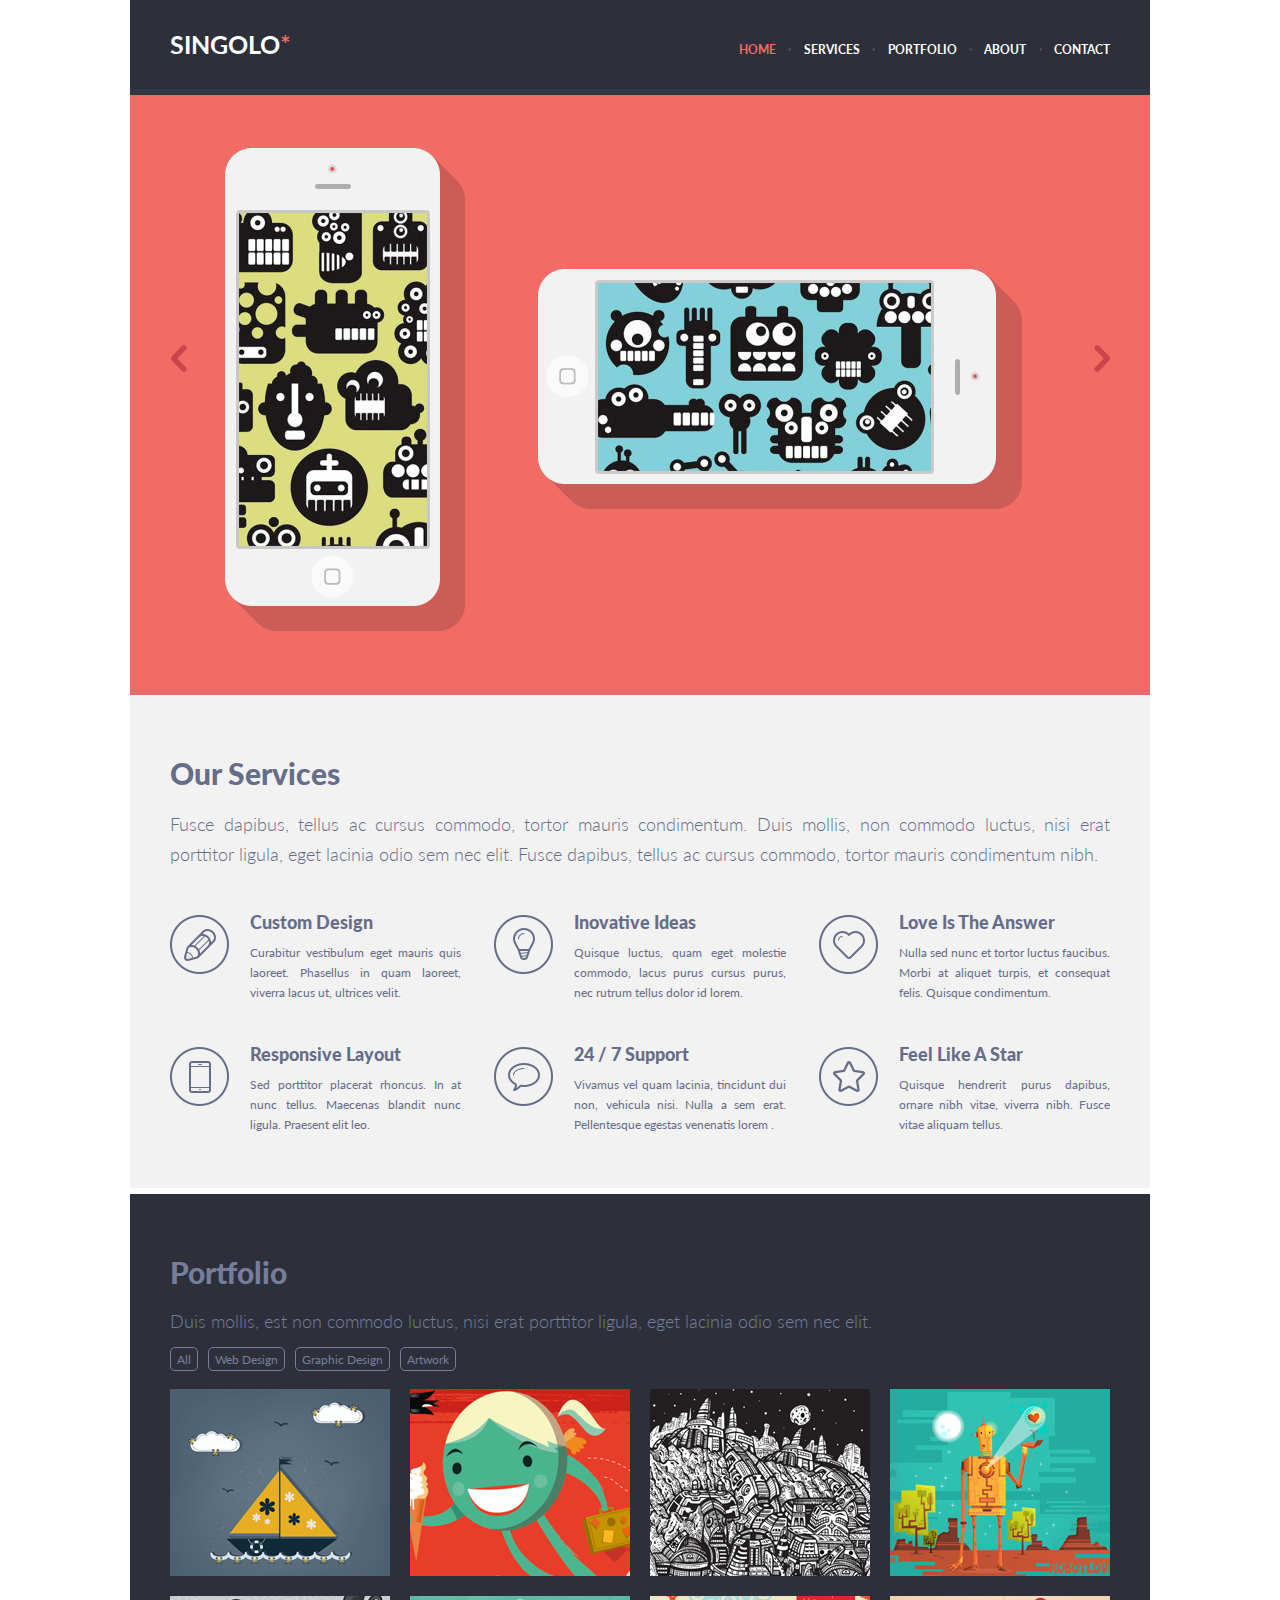
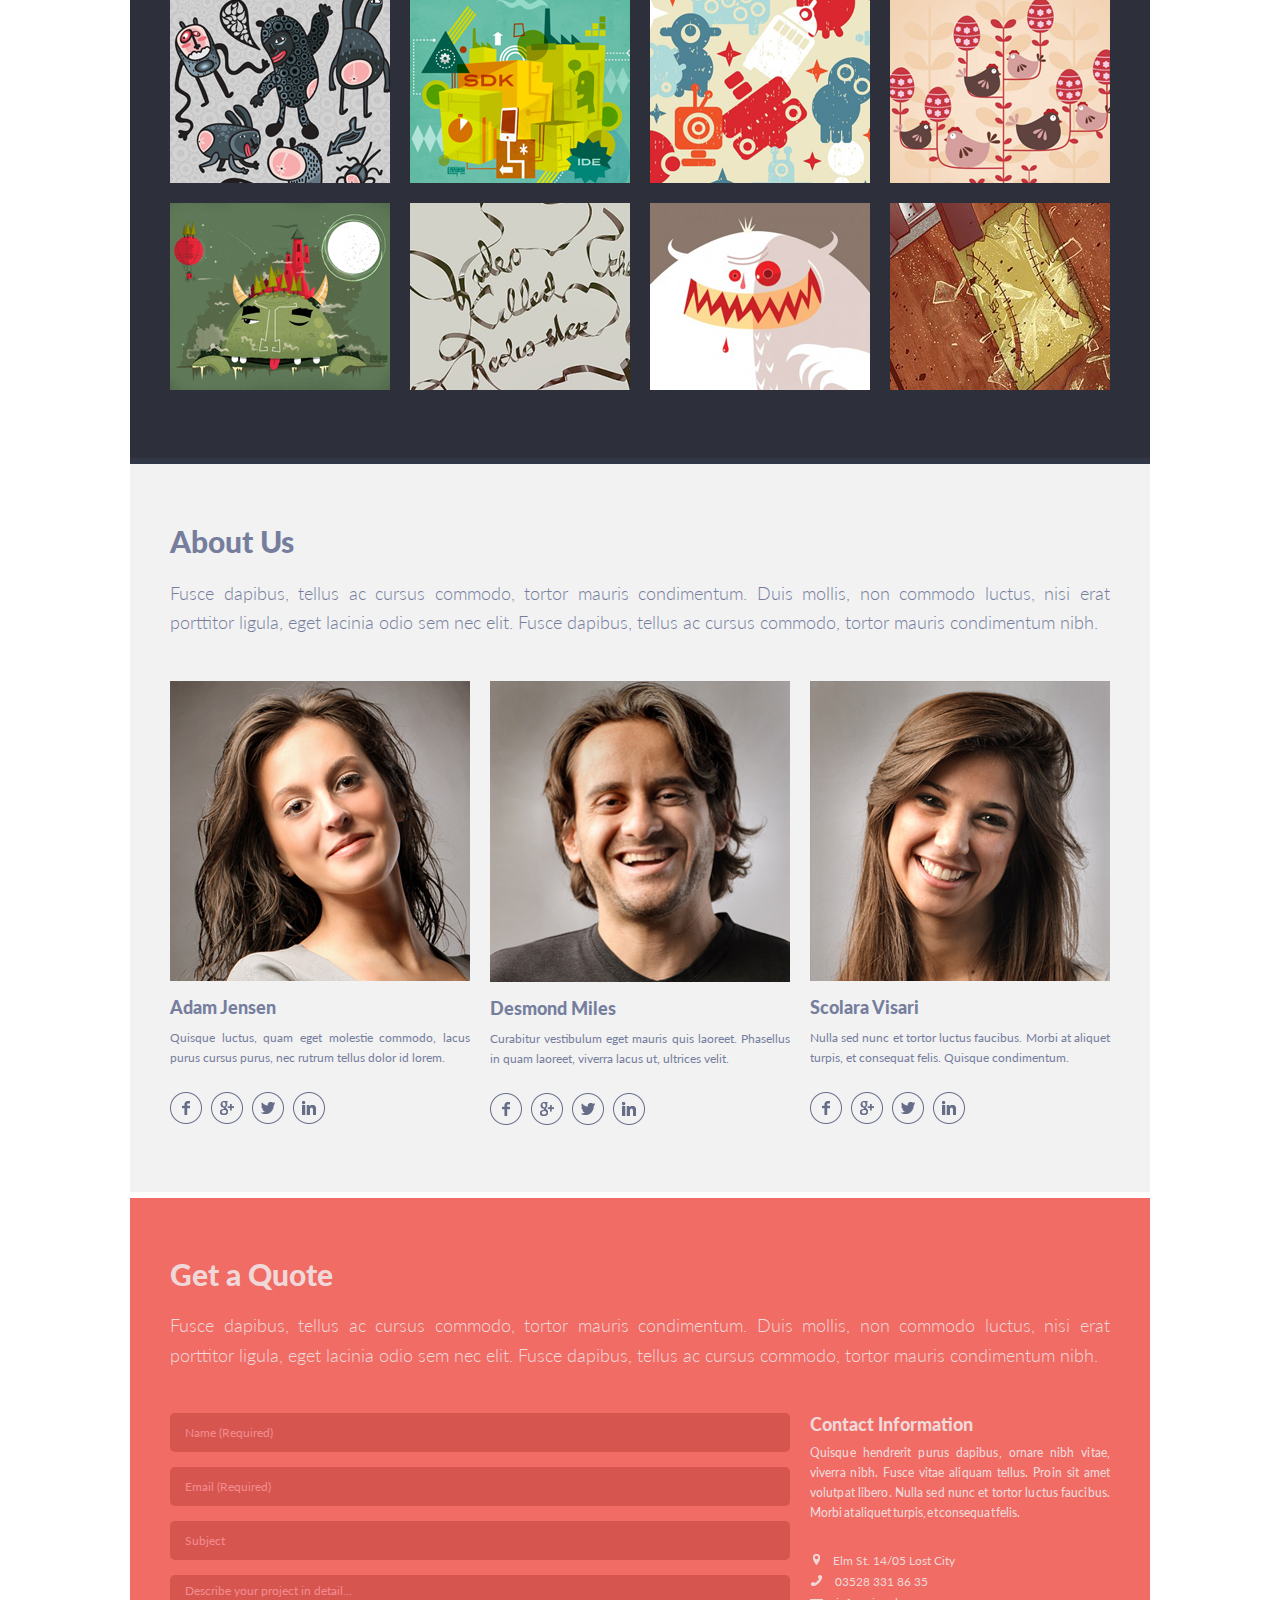
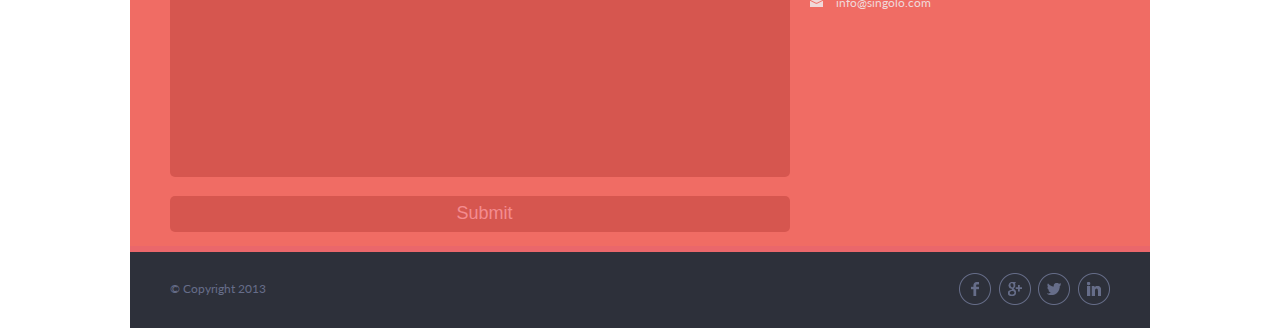
<file: index.html>
<!DOCTYPE html>
<html lang="en">
  <head>
    <meta charset="UTF-8" />
    <meta name="viewport" content="width=device-width, initial-scale=1.0" />
    <link
      href="https://fonts.googleapis.com/css?family=Lato:300,400,700,900&display=swap"
      rel="stylesheet"
    />
    <link rel="stylesheet" href="index.css" />
    <title>Singolo</title>
  </head>

  <body>
    <header class="header">
      <div class="wrapper">
        <div class="header__inner">
          <img src="assets/images/Burger-menu-icon.png" alt="" class="sidebar-icon  ">
          <h1>Singolo<span class="logo__star">*</span></h1>
          <nav class="nav" id="menu">
            <a class="nav__link active" href="#">Home</a>
            <span class="nav__point">·</span>
            <a class="nav__link" href="#services">Services</a>
            <span class="nav__point">·</span>
            <a class="nav__link" href="#portfolio">Portfolio</a>
            <span class="nav__point">·</span>
            <a class="nav__link" href="#about">About</a>
            <span class="nav__point">·</span>
            <a class="nav__link" href="#contact">Contact</a>
          </nav>
        </div>
        <div class="sidebar-block hide">
        <div class="sidebar ">
          <div class="sidebar-logo">
            <div class="sidebar-logo-name">Singolo<span class="logo__star">*</span></div>
          </div>
          <div class="sidebar-list">
            <a class="" href="#">Home</a>
            <a class="" href="#services">Services</a>
            <a class="" href="#portfolio">Portfolio</a>
            <a class="" href="#about">About</a>
            <a class="" href="#contact">Contact</a>
          </div>
        
        </div>
         
        </div>
        
      </div>
    </header>
    <div class="slider">
      <div class="wrapper">
        <div class="carousel">
          <div class="slider_content">
            <div class="slider__inner slide_1">
              <span class="iphone__vertical">
                <img
                  src="assets/images/iphone-vertical.png"
                  alt="Iphone vertical"
                  class="iphone__vertical__img"
                />
              </span>
              <span class="iphone__horizontal">
                <img
                  src="assets/images/iphone-horizontal.png"
                  alt="Iphone horizontal"
                  class="iphone__horizontal__img"
                />
              </span>

              <span class="black_screen_one"></span>
              <span class="black_screen_two"></span>
            </div>
            <div class="slider__inner slide_2 slide_hide">
              <img
                src="assets/images/Slide-2.png"
                alt="Slider 2"
                class="slider-2"
              />
            </div>
          </div>
          <div class="arrows">
            <img
              src="assets\images\arrow-to-left1.png"
              alt=""
              class="arrow__left"
            />
            <img
              src="assets\images\arrow-to-rigth1.png"
              alt=""
              class="arrow__right"
            />
          </div>
        </div>
      </div>
    </div>
    <section class="our-services" id="services">
      <div class="wrapper">
        <div class="title">
          <h2>Our Services</h2>
          <p>
            Fusce dapibus, tellus ac cursus commodo, tortor mauris condimentum.
            Duis mollis, non commodo luctus, nisi erat porttitor ligula, eget
            lacinia odio sem nec elit. Fusce dapibus, tellus ac cursus commodo,
            tortor mauris condimentum nibh.
          </p>
        </div>
        <div class="services">
          <div class="list__services ">
            <img
              src="assets/images/icon-custom.png"
              alt=""
              class="services__icon"
            />
            <div class="services__title">Custom Design</div>
            <div class="services__text">
              Curabitur vestibulum eget mauris quis laoreet. Phasellus in quam
              laoreet, viverra lacus ut, ultrices velit.
            </div>
          </div>
          <div class="list__services ">
            <img
              src="assets/images/icon-inovative.png"
              alt=""
              class="services__icon"
            />
            <div class="services__title">Inovative Ideas</div>
            <div class="services__text">
              Quisque luctus, quam eget molestie commodo, lacus purus cursus
              purus, nec rutrum tellus dolor id lorem.
            </div>
          </div>
          <div class="list__services">
            <img
              src="assets/images/icon-love.png"
              alt=""
              class="services__icon"
            />
            <div class="services__title">Love Is The Answer</div>
            <div class="services__text">
              Nulla sed nunc et tortor luctus faucibus. Morbi at aliquet turpis,
              et consequat felis. Quisque condimentum.
            </div>
          </div>
          <div class="list__services ">
            <img
              src="assets/images/icon-responsive.png"
              alt=""
              class="services__icon"
            />
            <div class="services__title">Responsive Layout</div>
            <div class="services__text">
              Sed porttitor placerat rhoncus. In at nunc tellus. Maecenas
              blandit nunc ligula. Praesent elit leo.
            </div>
          </div>
          <div class="list__services ">
            <img
              src="assets/images/icon-support.png"
              alt=""
              class="services__icon"
            />
            <div class="services__title">24 / 7 Support</div>
            <div class="services__text">
              Vivamus vel quam lacinia, tincidunt dui non, vehicula nisi. Nulla
              a sem erat. Pellentesque egestas venenatis lorem .
            </div>
          </div>
          <div class="list__services">
            <img
              src="assets/images/icon-star.png"
              alt=""
              class="services__icon"
            />
            <div class="services__title">Feel Like A Star</div>
            <div class="services__text">
              Quisque hendrerit purus dapibus, ornare nibh vitae, viverra nibh.
              Fusce vitae aliquam tellus.
            </div>
          </div>
        </div>
    </section>
    <section class="portfolio-section" id="portfolio">
      <div class="wrapper">
        <div class="content__head">
          <h2 class="portfolio">Portfolio</h2>
          <p class="header__par">
            Duis mollis, est non commodo luctus, nisi erat porttitor ligula,
            eget lacinia odio sem nec elit.
          </p>
        </div>
        <div class="content__buttons" id="buttons">
          <button class="buttons-portfolio">All</button>
          <button class="buttons-portfolio">Web Design</button>
          <button class="buttons-portfolio">Graphic Design</button>
          <button class="buttons-portfolio">Artwork</button>
        </div>
        <div class="block__pics">
          <ul id="list">
            <li>
              <img src="assets/images/singolo2_1.png" alt="" />
            </li>
            <li><img src="assets/images/singolo2_2.png" alt="" /></li>
            <li><img src="assets/images/singolo2_3.png" alt="" /></li>
            <li><img src="assets/images/singolo2_4.png" alt="" /></li>
            <li><img src="assets/images/singolo2_5.png" alt="" /></li>
            <li><img src="assets/images/singolo2_6.png" alt="" /></li>
            <li><img src="assets/images/singolo2_7.png" alt="" /></li>
            <li><img src="assets/images/singolo2_8.png" alt="" /></li>
            <li><img src="assets/images/singolo2_9.png" alt="" /></li>
            <li><img src="assets/images/singolo2_10.png" alt="" /></li>
            <li><img src="assets/images/singolo2_11.png" alt="" /></li>
            <li><img src="assets/images/singolo2_12.png" alt="" /></li>
          </ul>
        </div>
      </div>
    </section>
    <section class="aboutus-section" id="about">
      <div class="wrapper">
        <div class="about">
          <h2>About Us</h2>
          <p class="about__us">
            Fusce dapibus, tellus ac cursus commodo, tortor mauris condimentum.
            Duis mollis, non commodo luctus, nisi erat porttitor ligula, eget
            lacinia odio sem nec elit. Fusce dapibus, tellus ac cursus commodo,
            tortor mauris condimentum nibh.
          </p>
        </div>
        <div class="persons">
          <div class="persons__content">
            <img src="assets/images/photo-1.png" alt="" class="photos" />
            <div class="name">Adam Jensen</div>
            <div class="name__description">
              Quisque luctus, quam eget molestie commodo, lacus purus cursus
              purus, nec rutrum tellus dolor id lorem.
            </div>
            <div class="icons">
              <img src="assets/images/icon_fb.png" alt="facebook" />
              <img src="assets/images/icon_google.png" alt="google" />
              <img src="assets/images/icon_tw.png" alt="twitter" />
              <img src="assets/images/icon_ln.png" alt="linkedin" />
            </div>
          </div>
          <div class="persons__content">
            <img src="assets/images/photo-2.png" alt="" class="photos" />
            <div class="name">Desmond Miles</div>
            <div class="name__description">
              Curabitur vestibulum eget mauris quis laoreet. Phasellus in quam
              laoreet, viverra lacus ut, ultrices velit.
            </div>
            <div class="icons">
              <img src="assets/images/icon_fb.png" alt="facebook" />
              <img src="assets/images/icon_google.png" alt="google" />
              <img src="assets/images/icon_tw.png" alt="twitter" />
              <img src="assets/images/icon_ln.png" alt="linkedin" />
            </div>
          </div>
          <div class="persons__content">
            <img src="assets/images/photo-3.png" alt="" class="photos" />
            <div class="name">Scolara Visari</div>
            <div class="name__description">
              Nulla sed nunc et tortor luctus faucibus. Morbi at aliquet turpis,
              et consequat felis. Quisque condimentum.
            </div>
            <div class="icons">
              <img src="assets/images/icon_fb.png" alt="facebook" />
              <img src="assets/images/icon_google.png" alt="google" />
              <img src="assets/images/icon_tw.png" alt="twitter" />
              <img src="assets/images/icon_ln.png" alt="linkedin" />
            </div>
          </div>
        </div>
      </div>
    </section>
    <section class="bottom-section" id="contact">
      <div class="wrapper">
        <div class="title">
          <h2>Get a Quote</h2>
          <p class="title_paragraph">
            Fusce dapibus, tellus ac cursus commodo, tortor mauris condimentum.
            Duis mollis, non commodo luctus, nisi erat porttitor ligula, eget
            lacinia odio sem nec elit. Fusce dapibus, tellus ac cursus commodo,
            tortor mauris condimentum nibh.
          </p>
        </div>
        <div class="contacts">
          <form id="form">
            <input
              type="text"
              placeholder="Name (Required)"
              id="name"
              required
            />
            <input
              type="email"
              placeholder="Email (Required)"
              id="email"
              required
            />
            <input type="text" placeholder="Subject" id="subject" />
            <textarea
              name="description"
              id="description"
              cols="30"
              rows="10"
              placeholder="Describe your project in detail..."
            ></textarea>
            <input type="submit" id="submit" value="Submit" />

            <div id="message-block" class="hidden">
              <div id="message">
                <p id="status-of-letter">
                  The letter was sent <br /><span id="result-subject"> </span
                  ><br />
                  <span id="result-description"> </span>
                </p>
                <br />
                <button id="close-btn">OK</button>
              </div>
            </div>
          </form>
          <aside>
            <div class="contacts_title">Contact Information</div>
            <div class="contact_paragraph">
              Quisque hendrerit purus dapibus, ornare nibh vitae, viverra nibh.
              Fusce vitae aliquam tellus. Proin sit amet volutpat libero. Nulla
              sed nunc et tortor luctus faucibus. Morbi at aliquet turpis, et
              consequat felis.
            </div>
            <div class="contacts_information">
              <div class="contacts_information__item">
                <img
                  src="assets/images/icon-location.png"
                  alt="Locaion"
                  class="location"
                />
                <span>Elm St. 14/05 Lost City </span>
              </div>
              <div class="contacts_information__item">
                <img
                  src="assets/images/icon-phone.png"
                  alt="Phone"
                  class="phone"
                />
                <a href="tel:+03528 331 86 35">03528 331 86 35</a>
              </div>
              <div class="contacts_information__item">
                <img src="assets/images/icon-mail.png" alt="Mail" />
                <a href="mailto:info@singolo.com">info@singolo.com</a>
              </div>
            </div>
          </aside>
        </div>
      </div>
    </section>
    <footer>
      <div class="wrapper">
        <div class="footer">
          <div class="copyright">© Copyright 2013</div>
          <div class="socials_network">
            <img src="assets/images/icon_fb.png" alt="facebook" />
            <img src="assets/images/icon_google.png" alt="google" />
            <img src="assets/images/icon_tw.png" alt="twitter" />
            <img src="assets/images/icon_ln.png" alt="linkedin" />
          </div>
        </div>
      </div>
    </footer>
    <script src="script.js"></script>
  </body>
</html>
</file>
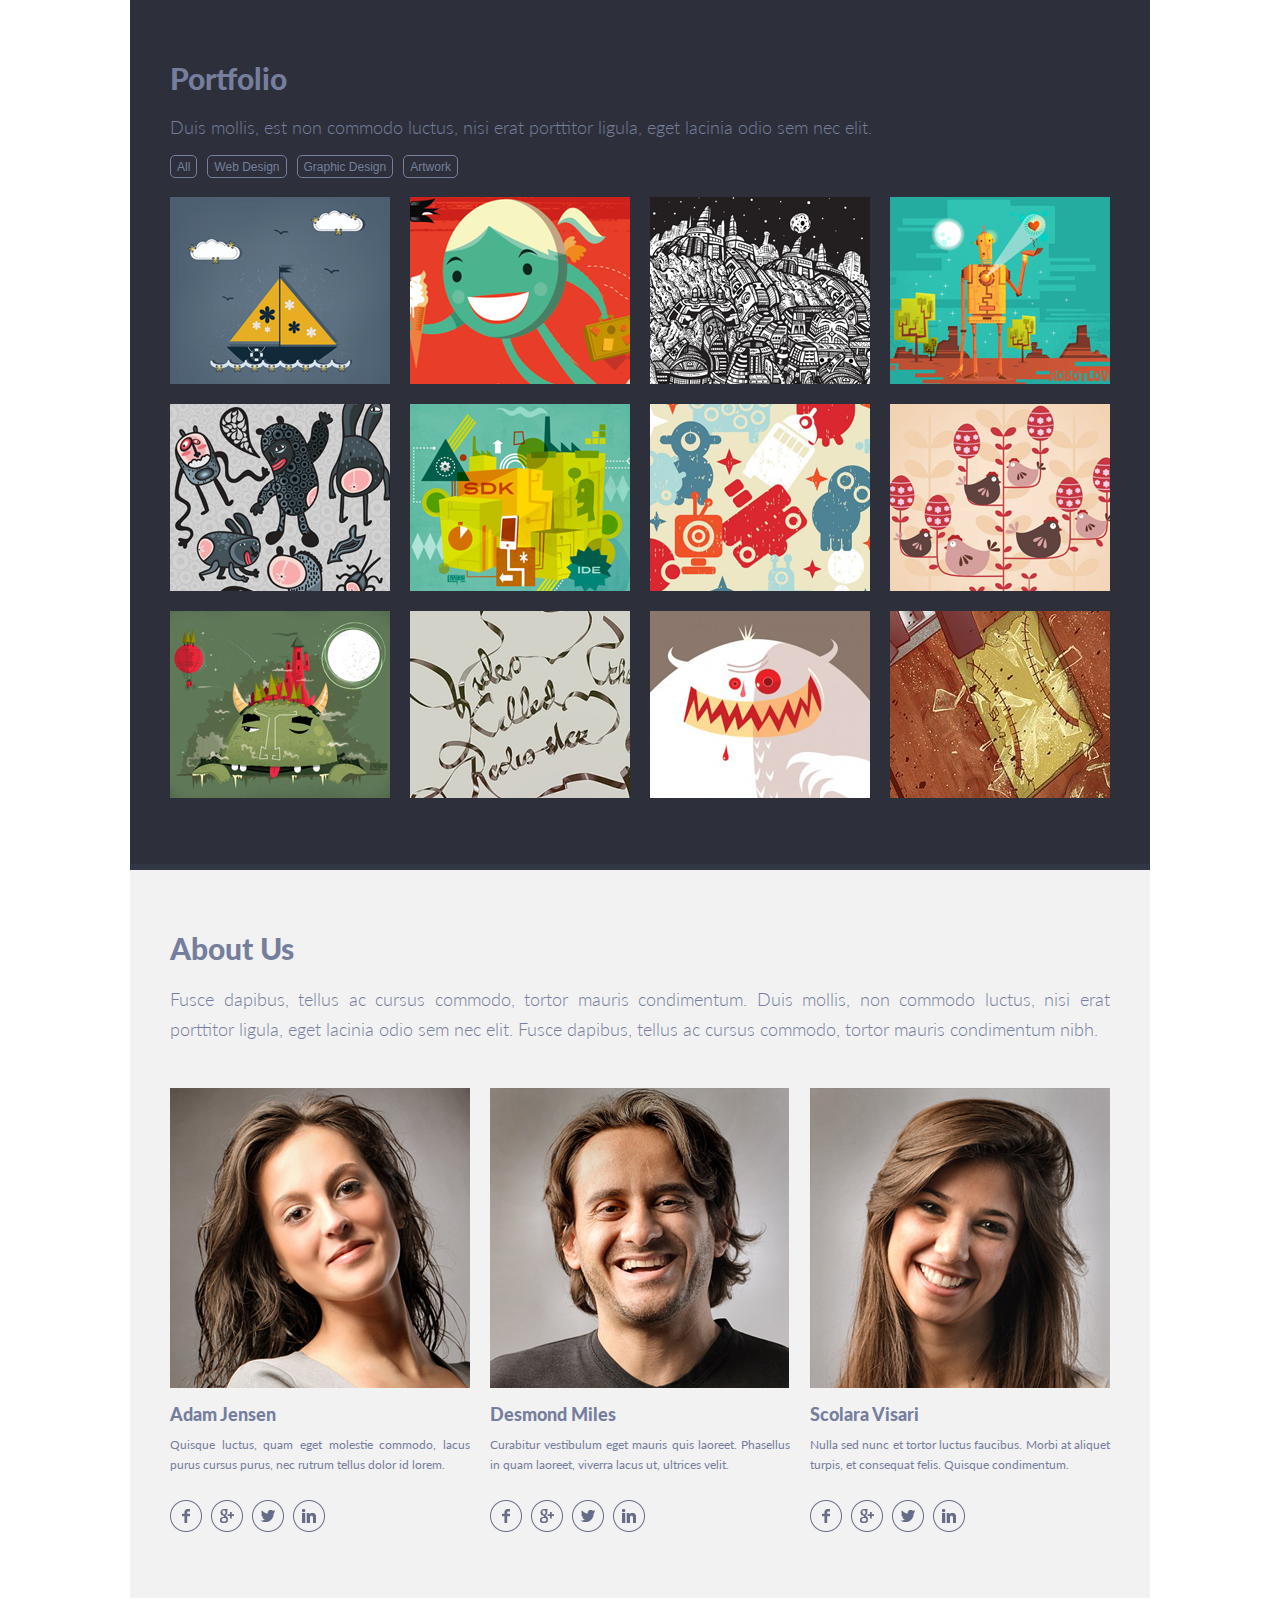
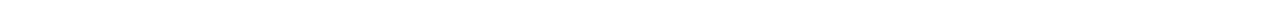
<file: singolo2.html>
<!DOCTYPE html>
<html lang="en">
<head>
    <meta charset="UTF-8">
    <meta name="viewport" content="width=device-width, initial-scale=1.0">
    <meta http-equiv="X-UA-Compatible" content="ie=edge">
    <link rel="stylesheet" href="singolo2.css">
    <link href="https://fonts.googleapis.com/css?family=Lato:300,400,700,900&display=swap" rel="stylesheet">    <title>Singolo 2</title>
</head>
<body>
    <header>
        <div class="wrapper">
            <div class="content__head">
                <h1 class="portfolio">Portfolio</h1>
                <p class="header__par">Duis mollis, est non commodo luctus, nisi erat porttitor ligula, eget lacinia odio sem nec elit.</p>
            </div>
            <div class="content__buttons">
                <button>All</button>
                <button>Web Design</button>
                <button>Graphic Design</button>
                <button>Artwork</button>
            </div>
            <div class="block__pics">
                <div class="content__pics">
                    <img src="assets/images/singolo2_1.png" alt="">
                    <img src="assets/images/singolo2_2.png" alt="">
                    <img src="assets/images/singolo2_3.png" alt="">
                    <img src="assets/images/singolo2_4.png" alt="">
                </div>
                <div class="content__pics">
                    <img src="assets/images/singolo2_5.png" alt="">
                    <img src="assets/images/singolo2_6.png" alt="">
                    <img src="assets/images/singolo2_7.png" alt="">
                    <img src="assets/images/singolo2_8.png" alt="">
                </div>
                <div class="content__pics">
                    <img src="assets/images/singolo2_9.png" alt="">
                    <img src="assets/images/singolo2_10.png" alt="">
                    <img src="assets/images/singolo2_11.png" alt="">
                    <img src="assets/images/singolo2_12.png" alt="">
                </div>

            </div>
            

        </div>
    </header>
    <section>
        <div class="wrapper">
            <div class="about">
                <h2>About Us</h2>
                <p class="about__us">Fusce dapibus, tellus ac cursus commodo, tortor mauris condimentum. Duis mollis, non commodo luctus, nisi erat porttitor ligula, eget lacinia odio sem nec elit. Fusce dapibus, tellus ac cursus commodo, tortor mauris condimentum nibh.</p>
            </div>
            <div class="persons">
                <div class="persons__content">
                    <img src="assets/images/photo-1.png" alt="" class="photos">
                    <div class="name">Adam Jensen</div>
                    <div class="name__description">Quisque luctus, quam eget molestie commodo, lacus purus cursus purus, nec rutrum tellus dolor id lorem.</div>
                    <div class="icons">
                        <img src="assets/images/icon_fb.png" alt="facebook">
                        <img src="assets/images/icon_google.png" alt="google">
                        <img src="assets/images/icon_tw.png" alt="twitter">
                        <img src="assets/images/icon_ln.png" alt="linkedin">
                    </div>
                </div>
                <div class="persons__content">
                    <img src="assets/images/photo-2.png" alt=""class="photos">
                    <div class="name">Desmond Miles</div>
                    <div class="name__description">Curabitur vestibulum eget mauris quis laoreet. Phasellus in quam laoreet, viverra lacus ut, ultrices velit.</div>
                    <div class="icons">
                        <img src="assets/images/icon_fb.png" alt="facebook">
                        <img src="assets/images/icon_google.png" alt="google">
                        <img src="assets/images/icon_tw.png" alt="twitter">
                        <img src="assets/images/icon_ln.png" alt="linkedin">
                    </div>
                </div>
                <div class="persons__content">
                    <img src="assets/images/photo-3.png" alt="" class="photos">
                    <div class="name">Scolara Visari</div>
                    <div class="name__description">Nulla sed nunc et tortor luctus faucibus. Morbi at aliquet turpis, et consequat felis. Quisque condimentum.</div>
                    <div class="icons">
                        <img src="assets/images/icon_fb.png" alt="facebook">
                        <img src="assets/images/icon_google.png" alt="google">
                        <img src="assets/images/icon_tw.png" alt="twitter">
                        <img src="assets/images/icon_ln.png" alt="linkedin">
                    </div>
                </div>
            </div>
        </div>
    </section>
</body>
</html>
</file>
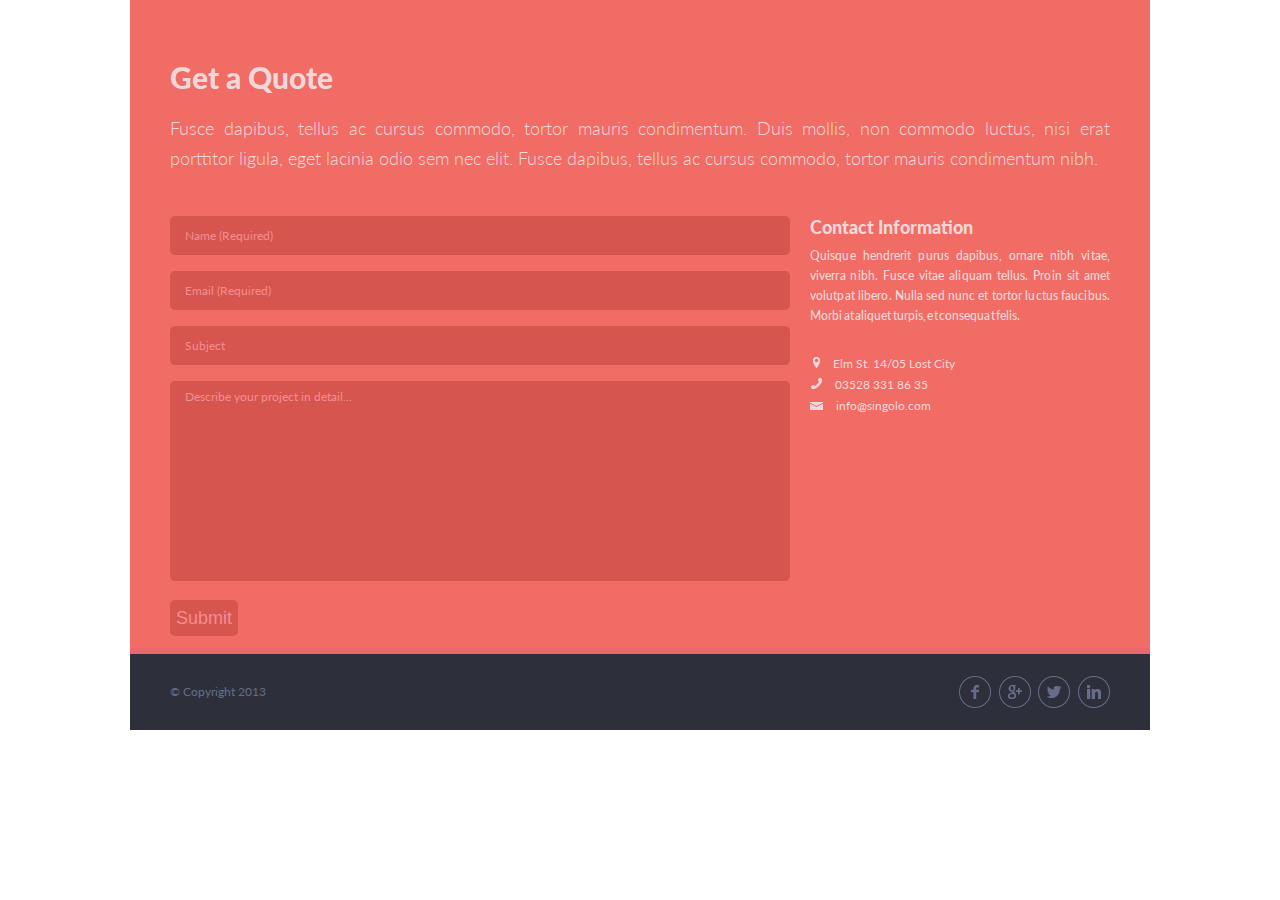
<file: singolo3.html>
<!DOCTYPE html>
<html lang="en">
<head>
    <meta charset="UTF-8">
    <meta name="viewport" content="width=device-width, initial-scale=1.0">
    <meta http-equiv="X-UA-Compatible" content="ie=edge">
    <link rel="stylesheet" href="singolo3.css">
    <link href="https://fonts.googleapis.com/css?family=Lato:300,400,700,900&display=swap" rel="stylesheet">    
    <title>Singolo 3</title>
</head>
<body>
    <header>
        <div class="wrapper">
            <div class="title">
                <h1>Get a Quote</h1>
                <p class="title_paragraph">Fusce dapibus, tellus ac cursus commodo, 
                    tortor mauris condimentum. Duis mollis, non commodo luctus, nisi erat
                     porttitor ligula, eget lacinia odio sem nec elit. Fusce dapibus, 
                     tellus ac cursus commodo, tortor mauris condimentum nibh.</p>
            </div>
            <div class="contacts">
                <form method="POST">
                    <input type="text" placeholder="Name (Required)" required>
                    <input type="email" placeholder="Email (Required)" required>
                    <input type="text" placeholder="Subject">
                    <textarea name="" id="" cols="30" rows="10" placeholder="Describe your project in detail..."></textarea>
                    <button type="submit">Submit</button>
                </form>
                <div class="contacts_layout">
                    <div class="contacts__title">Contact Information</div>
                    <p class="contact_paragraph">Quisque hendrerit purus dapibus, 
                        ornare nibh vitae, viverra nibh. Fusce vitae aliquam tellus.
                         Proin sit amet volutpat libero. Nulla sed nunc et tortor 
                         luctus faucibus. Morbi at aliquet turpis, et consequat felis. </p>
                    <div class="contacts_information">
                        <div class="contacts_information__item">
                            <img src="assets/images/icon-location.png" alt="Locaion" class="location">
                            <span>Elm St. 14/05 Lost City </span>
                        </div>
                        <div class="contacts_information__item">
                            <img src="assets/images/icon-phone.png" alt="Phone" class="phone">
                            <a href="tel:+03528 331 86 35">03528 331 86 35</a>
                        </div>
                        <div class="contacts_information__item">
                            <img src="assets/images/icon-mail.png" alt="Mail" >
                            <a href="mailto:info@singolo.com">info@singolo.com</a>
                        </div>
    
                    </div>
                </div>
            </div>
        </div>
    </header>
    <footer>
        <div class="wrapper">
            <div class="footer">
                <div class="copyright">© Copyright 2013</div>
                <div class="socials_network">
                    <img src="assets/images/icon_fb.png" alt="">
                    <img src="assets/images/icon_google.png" alt="">
                    <img src="assets/images/icon_tw.png" alt="">
                    <img src="assets/images/icon_ln.png" alt="">
                </div>
            </div>
        </div>
    </footer>
</body>
</html>
</file>
<file: index.css>
html {
  overflow-x: hidden;
}
body {
  font-family: "Lato", sans-serif;
  width: 1020px;
  margin: auto;
  overflow-x: hidden;
}

.wrapper {
  margin-left: 41px;
  margin-right: 41px;
}

.header {
  background-color: #2d303a;
  height: 89px;
  margin: 0 auto;
  color: white;
  font-weight: 700;
  border-bottom: 6px #323746 solid;
  position: relative;
  top: 0;
  left: 0;
  right: 0;
  width: 1020px;
  text-transform: uppercase;
}

.header__inner {
  display: flex;
  justify-content: space-between;

  padding-bottom: 5px;
  position: relative;
}

h1 {
  font-weight: 700;
  font-size: 25px;
  padding-top: 29px;
  margin: 0;
}

.logo__star {
  color: #f06c64;
}

.nav {
  width: 371px;
  display: flex;
  justify-content: space-between;
  font-size: 12px;

  margin-top: 42px;
  padding: 0px;
}

.nav__point {
  margin: 0 auto;
  color: #494e62;
  text-align: center;
  padding-top: 0px;
}

.nav__link {
  color: #fff;
  text-decoration: none;
  transition: color 0.2s linear;
}

.active {
  color: #f06c64;
}

.nav__link:hover {
  color: #f06c64;
}

.sidebar-icon {
  display: none;
}

.hide {
  display: none;
}

.slider {
  position: relative;
  background-color: #f06c64;
  height: 594px;
  border-bottom: 6px #ea676b solid;
  margin-bottom: 0;
  overflow: hidden;
}

.carousel {
  position: absolute;
  text-align: center;
}

.slider_content {
  position: absolute;
}

.slider__inner {
  position: relative;
  margin: 0 auto;
}

.slide_hide {
  visibility: hidden;
}

.slider__inner:first-child {
  display: flex;
  margin: 0;
}

.slider__inner:last-child {
  top: -540px;
  left: -40px;
}

.to-left {
  animation: left 0.5s ease-in-out alternate;
}

.to-right {
  animation: right 0.5s ease-in-out alternate;
  animation-direction: reverse;
}

.from-left {
  animation: left 0.5s ease-in-out alternate;
  animation-direction: reverse;
}

.from-right {
  animation: right 0.5s ease-in-out alternate;
}

@keyframes left {
  from {
    left: 0;
  }
  to {
    left: -100%;
  }
}

@keyframes right {
  from {
    left: 100%;
  }
  to {
    left: 0;
  }
}

.arrows {
  position: relative;
  display: inline-flex;
  text-align: center;
  top: 250px;
  justify-content: space-between;
  width: 980px;
}

.arrow__right:hover,
.arrow__left:hover {
  transform: scale(1.2);
}

.arrow__left {
  padding-left: 1px;
  transition: all 0.2s ease;
}

.arrow__right {
  margin-right: 40px;
  transition: all 0.2s ease;
}

.iphone__vertical {
  padding-left: 55px;
  padding-top: 53px;
}

.iphone__horizontal {
  padding-left: 73px;
  padding-top: 174px;
}

.black_screen_one,
.black_screen_two {
  position: absolute;
  background-color: black;

  display: none;
}

.black_screen_one {
  width: 189px;
  height: 335px;
  top: 117px;
  left: 69px;
}

.black_screen_two {
  top: 188px;
  left: 428px;
  width: 333px;
  height: 188px;
}

.screen_off {
  display: block;
}

.our-services {
  margin-top: 0;
  background-color: #f2f2f2;
  color: #666d89;
  height: 493px;
  width: 100%;
  border-bottom: 6px #fff solid;
  overflow: hidden;
}

.our-services h2 {
  font-size: 30px;
  font-weight: 900;
  padding-top: 60px;
  margin-top: auto;
  margin-bottom: auto;
}

.our-services p {
  font-weight: 300;
  text-align: justify;
  font-size: 18px;
  line-height: 30px;
}

.services {
  margin-top: 42px;
  padding: 0px;
  display: flex;
  flex-direction: row;
  flex-wrap: wrap;
  justify-content: space-between;
  align-content: center;
  width: 100%;
  height: 100%;

  overflow: hidden;
}

.list__services {
  width: 31%;
  height: 41%;
  margin-bottom: 40px;
}

.services__icon {
  position: absolute;
  margin-right: 20px;
  padding-top: 4px;
}

.services__title {
  font-size: 18px;
  font-weight: 900;
  padding-top: 0px;
  padding-bottom: 10px;
  margin: 0 auto;
}

.services__text {
  font-size: 12px;
  text-align: justify;
  line-height: 20px;
  margin-top: 0px;
  font-weight: 400;
  line-height: 20px;
}

.services__title,
.services__text {
  padding-left: 80px;
}

.padding__right {
  padding-right: 20px;
}

/* singolo2 */

body {
  width: 1020px;
  font-family: "Lato", sans-serif;
  margin: 0 auto;
  color: #767e9e;
}

.portfolio-section {
  background-color: #2d303a;
  height: 864px;
  border-bottom: 6px #323746 solid;
  margin-bottom: 0;
}

.content__head {
  padding-top: 40px;
}

.portfolio {
  padding: 0;
  margin-top: 20px;
  margin-bottom: 20px;
  font-weight: 900;
  font-size: 30px;
}

.header__par {
  margin: 0;
  padding: 0px;
  font-size: 18px;
  font-weight: 300;
}

.content__buttons {
  margin: 0;
  padding-top: 15px;
  display: flex;
  margin-bottom: 18px;
}

.content__buttons button {
  padding-top: 4px;
  padding-bottom: 3px;
  padding-left: 6px;
  padding-right: 6px;
  font-family: "Lato";
  font-size: 12px;
  font-weight: 400;
  border-radius: 5px;
  color: #767e9e;
  background-color: #2d303a;
  border-color: #767e9e;
  border-width: 1px;
  border-style: solid;
  margin-right: 10px;
  cursor: pointer;
}

button.button-active {
  color: #fff;
  border-color: #fff;
}

.content__buttons button:hover {
  border-color: #ffffff;
}

.block__pics {
  margin: 0;
}

ul {
  width: 100%;

  padding: 0;
  display: flex;
  flex-wrap: wrap;
  justify-content: space-between;
  overflow: hidden;
}

li {
  height: 187px;
  width: 220px;
  border: 0px;
  list-style: none;
  padding-bottom: 20px;
  margin: 0;
  cursor: pointer;
  transition: all 0.3s ease-in;
}

li:hover {
  transform: scale(1.01);
}

.image-active {
  outline: 5px #f06c64 solid;
  outline-offset: -5px;
}

.aboutus-section {
  margin-top: 0;
  padding-top: 0;
  background-color: #f2f2f2;
  height: 728px;
  border-bottom: 6px #fff solid;
}

.about {
  margin-right: 0;
  padding-top: 59px;
  text-align: justify;
}

.about h2 {
  font-weight: 900;
  font-size: 30px;
  margin: 0 auto;
  padding-bottom: 2px;
}

.about__us {
  line-height: 29px;
  font-size: 18px;
  font-weight: 300;
}

.persons {
  margin: 0;
  display: flex;
  justify-content: space-between;
  padding-top: 14px;
}

.persons__content {
  margin-right: 0;
  padding: 0px;
  max-width: 300px;
  width: 32%;
}

.photos {
  margin: 0;
  padding-top: 12px;

  width: 100%;
}

.name {
  padding-top: 12px;
  font-size: 18px;
  font-weight: 900;
}

.name__description {
  padding-top: 10px;
  font-size: 12px;
  font-weight: 400;
  line-height: 20px;
  text-align: justify;
}

.icons {
  padding-top: 24px;
}

.icons img {
  padding-right: 5px;
  transition: all 0.2s ease;
}
.icons img:hover {
  transform: scale(1.05);
}

/* singolo3 */

.bottom-section {
  background-color: #f06c64;
  height: 648px;
  font-family: "Lato", sans-serif;
  color: #f0d8d9;
  border-bottom: 6px #ea676b solid;
}

.wrapper {
  margin-left: 40px;
  margin-right: 40px;
}

.bottom-section .title {
  padding-top: 58px;
  padding-bottom: 0;
  margin-bottom: 0;
}

.bottom-section h2 {
  font-weight: 900;
  font-size: 30px;
  margin: 0 auto;
  padding-top: 0;
  padding-bottom: 0;
}

.title_paragraph {
  margin: 0 auto;
  padding-top: 18px;
  font-weight: 300;
  font-size: 18px;
  line-height: 30px;
  text-align: justify;
}

.contacts {
  padding-top: 43px;
  padding-left: 0;
  margin: 0 auto;
  display: flex;
  justify-content: space-between;
}

form {
  width: 605px;
  height: 401px;

  margin: 0;
  padding: 0;
  color: #f48c8f;
}

input {
  width: 603px;
  height: 38px;
  padding-left: 15px;
  background-color: #d6564f;
  border: 0px solid;
  border-radius: 5px;
  margin-bottom: 15px;
  color: #f48c8f;
  padding-top: 0;
}

textarea {
  width: 603px;
  height: 192px;
  color: #f48c8f;
  background-color: #d6564f;
  border: 0px solid;
  border-radius: 5px;
  padding-left: 15px;
  padding-top: 8px;
  resize: none;
}

::placeholder {
  font-family: "Lato", sans-serif;
  font-weight: 400;
  font-size: 12px;
  color: #f48c8f;
}

#submit {
  margin-top: 16px;
  height: 36px;
  width: 620px;
  background-color: #d6564f;
  font-weight: 400;
  font-size: 18px;
  color: #f48c8f;
  border: 0px solid;
  border-radius: 5px;
  transition: all 0.4s ease 0s;
}

#submit:hover {
  background: #434343;
  box-shadow: 5px 40px -10px rgba(0, 0, 0, 0.57);
  transition: all 0.4s ease 0s;
}

#message-block {
  position: fixed;
  z-index: 100;
  top: 0;
  left: 0;
  width: 100%;
  height: 100%;
  background: #88888888;
  font-size: 18px;
  display: flex;
  justify-content: center;
  align-items: center;
}

#message-block.hidden {
  display: none;
}

#message {
  background-color: #f06c64;
  position: relative;
  top: 0;
  left: 0;
  width: 50%;
  border: 1px #fff solid;
  border-radius: 5px;
  text-align: center;
  color: #fff;
}

#close-btn {
  font-size: 14px;
  color: #fff;
  background-color: #d6564f;
  border: 1px #fff solid;
  border-radius: 5px;
  transition: all 0.4s ease 0s;
  margin-bottom: 5px;
}

#close-btn:hover {
  background: #434343;
  box-shadow: 5px 40px -10px rgba(0, 0, 0, 0.57);
  transition: all 0.4s ease 0s;
}

aside {
  margin-left: 20px;
  width: 300px;
  margin-top: 0;
  padding: 0;
}

.contacts_title {
  margin: 0;
  font-weight: 900;
  font-size: 18px;
  padding: 0;
  line-height: normal;
}

.contact_paragraph {
  font-size: 12px;
  font-weight: 500;
  word-spacing: -2px;
  text-align: justify;
  padding-top: 8px;
  margin: 0 auto;
  line-height: 20px;
  letter-spacing: 0.1px;
}

.contacts_information {
  padding-top: 30px;
}

.contacts_information__item {
  color: #f0d8d9;
  font-size: 12px;
  font-weight: 400;
  padding-bottom: 6px;
}

.location {
  padding-left: 3px;
}

.phone {
  padding-left: 1px;
}

.contacts_information__item a {
  padding-left: 10px;
  color: #f0d8d9;
  text-decoration: none;
}

.contacts_information__item span {
  padding-left: 10px;
}

footer {
  background-color: #2d303a;
  height: 76px;
}

.copyright {
  color: #666d89;
  padding-top: 29px;
  font-size: 12px;
}

.footer {
  display: flex;
  justify-content: space-between;
}

.socials_network {
  padding-top: 21px;
  width: 151px;
  display: flex;
  justify-content: space-between;
}

.socials_network img {
  transition: all 0.2s ease;
}

.socials_network img:hover {
  transform: scale(1.05);
}

@media (max-width: 1020px) {
  body,
  .header,
  .slider__inner,
  .slider-2 {
    width: 768px;
  }
  .slider,
  .slider-2 {
    height: 447px;
  }
  .slider-2 {
    padding-top: 120px;
  }
  .iphone__horizontal__img {
    width: 371px;
    height: 180px;
    margin-right: 30px;
  }
  .iphone__vertical__img {
    height: 363px;
    width: 180px;
  }
  .iphone__vertical {
    padding-left: 46px;
    padding-top: 41px;
  }

  .iphone__horizontal {
    padding-left: 56px;
    padding-top: 133px;
  }

  .black_screen_one {
    top: 90px;
    left: 56px;
    height: 250px;
    width: 142px;
  }

  .black_screen_two {
    top: 143px;
    left: 327px;
    width: 250px;
    height: 142px;
  }
  .arrows {
    top: 211px;
    left: -11px;
    width: 1002px;
  }
  .arrow__right {
    padding-right: 250px;
  }
  .our-services {
    height: 650px;
  }
  .our-services h2 {
    padding-top: 38px;
  }
  .list__services {
    width: 46%;
  }
  .portfolio-section {
    height: 100%;
  }
  #contact {
    height: 670px;
  }
  form {
    width: 442px;
    height: 309px;
  }
  aside {
    margin-left: 40px;
  }
  input,
  textarea {
    width: 442px;
  }
  #submit {
    width: 458px;
  }
}

@media (max-width: 768px) {
  html,
  body,
  .header,
  .slider__inner,
  .slider-2 {
    width: 375px;
  }

  .wrapper {
    margin-left: 32px;
    margin-right: 29px;
  }
  .header__inner {
    display: flex;
    flex-direction: row;
    position: absolute;
    left: 20px;
    top: 26px;
  }
  .sidebar {
    display: block;
    position: fixed;
    z-index: 1;
    min-width: 278px;
    height: 100%;
    left: 0%;
    top: 0;
    background: #2d303a;
    box-shadow: 0px -40px 20px rgba(0, 0, 0, 0.4);
  }

  .sidebar-logo {
    margin-top: 24px;
    margin-left: 22.5px;
    display: flex;
    flex-direction: row;
  }

  .sidebar-logo-name {
    padding-left: 47px;
    width: 92px;
    height: 24px;
    font-style: normal;
    font-weight: bold;
    font-size: 19.6875px;
    line-height: 24px;
  }

  .sidebar-list {
    display: flex;
    flex-direction: column;
    margin-top: 184px;
    margin-left: 71px;
  }

  .sidebar-list a {
    margin: 0;
    padding-bottom: 27px;
    font-style: normal;
    font-weight: bold;
    font-size: 24px;
    line-height: 29px;
    letter-spacing: -0.035em;
    color: #fff;
    text-decoration: none;
    transition: color 0.2s linear;
  }
  .sidebar-list a:hover {
    color: #f06c64;
  }

  .sidebar-icon {
    position: fixed;
    z-index: 2;
    height: 25px;
    width: 20px;
    display: block;
    cursor: pointer;
  }
  .sidebar-icon-rotate-right {
    animation: rotate-right 0.3s ease-in-out;
  }

  .sidebar-icon-rotate-left {
    animation: rotate-left 0.3s ease-in-out;
  }

  .rotated {
    transform: rotate(90deg);
  }
  .wrapper::before {
    display: none;
    content: "";
    position: fixed;
    top: 0;
    left: 0;
    width: 101vw;
    height: 100vh;
    background: #2d303a;
    opacity: 0.6;
    z-index: -1;
    transition: 0.3s;
  }
  @keyframes rotate-right {
    from {
      transform: rotate(0deg);
    }
    to {
      transform: rotate(90deg);
    }
  }
  @keyframes rotate-left {
    from {
      transform: rotate(90deg);
    }
    to {
      transform: rotate(0deg);
    }
  }
  h1 {
    padding-top: 0;
    padding-left: 117px;
    font-style: normal;
    font-weight: bold;
    font-size: 22px;
    line-height: 32px;
  }
  #menu {
    visibility: hidden;
  }
  .sidebar-block {
    position: fixed;
    z-index: 1;
    top: 0;
    left: 0;
    width: 388px;
    height: 100%;
    background: #88888888;
  }

  .hide {
    display: none;
  }
  .sidebar-to-right {
    animation: barright 0.4s ease-in-out;
  }
  .sidebar-to-left {
    animation: barleft 0.4s ease-in-out;
  }
  @keyframes barright {
    from {
      left: -100%;
    }
    to {
      left: 0%;
    }
  }
  @keyframes barleft {
    from {
      left: 0%;
    }
    to {
      left: -100%;
    }
  }
  .slider,
  .slider-2 {
    height: 218.38px;
  }
  .slider__inner:last-child {
    top: -120px;
    left: -32px;
    position: absolute;
  }
  .iphone__vertical__img {
    height: 177.57px;
    width: 88.24px;
  }
  .iphone__vertical {
    padding: 0;
    width: 88.24px;
    height: 177.57px;
    position: relative;
    top: 20px;

    left: 10px;
  }
  .iphone__horizontal {
    width: 177.57px;
    height: 88.24px;
    padding: 0;
    position: relative;
    top: 64.97px;
    left: 33px;
  }
  .iphone__horizontal__img {
    width: 177.57px;
    height: 88.24px;
    margin-right: 30px;
  }
  .black_screen_one {
    top: 43px;
    left: 15px;
    height: 124px;
    width: 69px;
  }

  .black_screen_two {
    top: 70px;
    left: 142px;
    width: 121px;
    height: 70px;
  }
  .arrows {
    top: 100px;
    left: -23px;
    width: 394px;
  }
  .arrow__right {
    padding: 0px;
  }
  .our-services {
    height: 100%;
  }
  .list__services {
    width: 100%;
  }
  .content__buttons button {
    font-size: 10px;
  }
  li {
    width: 151px;
    height: 128px;
    padding-bottom: 14px;
  }
  li img {
    width: 100%;
    height: 100%;
  }
  .aboutus-section {
    height: 100%;
    padding-bottom: 40px;
  }
  .persons {
    flex-direction: column;
    padding: 0;
  }
  .persons__content {
    width: 100%;
    padding-top: 25px;
  }
  .photos {
    margin: 0;
    padding-top: 12px;
    width: 104%;
  }
  .name__description {
    padding-top: 10px;
    font-size: 12px;
    font-weight: 400;
    line-height: 20px;
    text-align: justify;
    width: 104%;
  }
  #contact {
    height: 100%;
  }
  .contacts {
    height: 100%;
    flex-direction: column;
  }
  .icons {
    padding-top: 16px;
  }
  form {
    height: 100%;
    width: 100%;
  }
  form input,
  textarea {
    width: 300px;
  }
  #submit {
    width: 315px;
  }
  aside {
    width: 100%;
    padding-bottom: 20px;
    margin: 0;
  }
  .copyright {
    display: none;
  }
  .socials_network {
    margin: auto;
  }
}
</file>
<file: singolo2.css>
body {
    width: 1020px;
    font-family: 'Lato', sans-serif;
    margin: 0 auto;
    color: #767e9e;
}

header {
    background-color: #2d303a;
    height: 864px;
    border-bottom: 6px #323746 solid;
    margin-bottom: 0;
}

.wrapper {
    margin-left: 40px;
    margin-right: 40px;
}

.content__head {
    padding-top: 40px;
}

h1 {
    font-weight: 900;
    font-size: 30px;
}

.header__par {
    margin: 0;
    padding: 0px;
    font-size: 18px;
    font-weight: 300;
}

.content__buttons {
    margin: 0;
    padding-top: 17px;
    display: flex;
    margin-bottom: 19px;
}

button {
    padding-top: 4px;
    padding-bottom: 3px;
    padding-left: 6px;
    padding-right: 6px;
    font-size: 12px;
    font-weight: 400;
    border-radius: 5px;
    color: #767e9e;
    background-color: #2d303a;
    border-color: #767e9e;
    border-width: 1px;
    border-style: solid;
    margin-right: 10px;
}

button:focus {
    color: #fff;
    border-color: #fff;
    
}

.block__pics {
    margin: 0;
}

.content__pics {
    padding-bottom: 20px;
    display: flex;
    justify-content: space-between;
}

section {
    margin-top: 0;
    padding-top: 0;
    background-color: #f2f2f2;
    height: 728px;
    border-bottom: 6px #fff solid;
}

.about {
    margin-right: 0;
    padding-top: 60px;
    text-align: justify;
}

h2 {
    font-weight: 900;
    font-size: 30px;
    margin: 0 auto;
}

.about__us {
    line-height: 30px;
    font-size: 18px;
    font-weight: 300;
}

.persons {
    margin: 0;
    display: flex;
    justify-content: space-between;
    padding-top: 14px;
}

.persons__content {
    margin-right: 0;
    padding: 0px;
    width: 300px;
}

.photos {
    margin: 0  ;
    padding-top: 12px;
}

.name {
    padding-top: 12px;
    font-size: 18px;
    font-weight: 900;
}

.name__description {
    padding-top: 10px;
    font-size: 12px;
    font-weight: 400;
    line-height: 20px;
    text-align: justify;
}

.icons {
    padding-top: 25px;
}

.icons img {
    padding-right: 5px;
    transition: all .2s ease;
}
.icons img:hover {
    transform: scale(1.05);
}
</file>
<file: singolo3.css>
body {
    margin: 0 auto;
    width: 1020px;
    font-family: 'Lato', sans-serif;
    color: #f0d8d9;
}

header {
    background-color: #f06c64;
    height: 648px;
    
    border-bottom: 6px #ea676b solid;
}

.wrapper {
    margin-left: 40px;
    margin-right: 40px;
}

.title {
    padding-top: 59px;
    padding-bottom: 0;
    margin-bottom: 0;
}

h1 {
    font-weight: 900;
    font-size: 30px;
    margin: 0 auto;
    padding-top: 0;
    padding-bottom: 0;
}

.title_paragraph {
    margin: 0 auto;
    padding-top: 18px;
    font-weight: 300;
    font-size: 18px;
    line-height: 30px;
    text-align: justify;
}

.contacts {
    padding-top: 43px;
    padding-left: 0;
    margin: 0 auto;
    display: flex;
    justify-content: space-between;
}

form {
    width: 605px;
    height: 401px;
    
    margin: 0;
    padding: 0;
    color: #f48c8f;
}

input {
    width: 603px;
    height: 38px;
    padding-left: 15px;
    background-color: #d6564f;
    border: 0px solid;
    border-radius: 5px;
    margin-bottom: 16px;
    color: #f48c8f;
    padding-top: 0;
}

textarea {
    width: 603px;
    height: 190px;
    color: #f48c8f;
    background-color: #d6564f;
    border: 0px solid;
    border-radius: 5px;
    padding-left: 15px;
    padding-top: 8px;
    resize: none;
}

::placeholder {
    font-family: 'Lato', sans-serif;
    font-weight: 400;
    font-size: 12px;
    color: #f48c8f;
    
}

button {
    margin-top: 16px;
    height: 36px;
    background-color: #d6564f;
    font-weight: 400;
    font-size: 18px;
    color: #f48c8f;
    border: 0px solid;
    border-radius: 5px;
    transition: all 0.4s ease 0s;
}

button:hover {
    background: #434343;
    letter-spacing: 1px;
    -webkit-box-shadow: 0px 5px 40px -10px rgba(0,0,0,0.57);
    -moz-box-shadow: 0px 5px 40px -10px rgba(0,0,0,0.57);
    box-shadow: 5px 40px -10px rgba(0,0,0,0.57);
    transition: all 0.4s ease 0s;
}

.contacts_layout {
    margin-left: 20px;
    width: 300px;
    margin-top: 0;
    padding: 0;
}

.contacts__title {
    margin-top: 0;
    font-weight: 900;
    font-size: 18px;
    margin-bottom: 0;
    padding-top: 0px;
    line-height: normal;
    
}

.contact_paragraph {
    font-size: 12px;
    font-weight: 500;
    word-spacing: -2px;
    text-align: justify;
    padding-top: 8px;
    margin: 0 auto;
    line-height: 20px;
    letter-spacing: 0.1px;
    
}

.contacts_information {
    padding-top: 30px;
}

.contacts_information__item {
    color: #f0d8d9;
    font-size: 12px;
    font-weight: 400;
    padding-bottom: 6px;
}

.location {
    padding-left: 3px;
}

.phone {
    padding-left: 1px;
}

.contacts_information__item a {
    padding-left: 10px;
    color: #f0d8d9;
    text-decoration: none;
}

.contacts_information__item span {
    padding-left: 10px;
}

footer {
    background-color: #2d303a;
    height: 76px;
    
}

.copyright {
    color: #666d89;;
    padding-top: 30px;
    font-size: 12px;
}

.footer {
    
    display: flex;
    justify-content: space-between;
}

.socials_network {
    padding-top: 22px;
    width: 151px;
    display: flex;
    justify-content: space-between;
}
</file>
